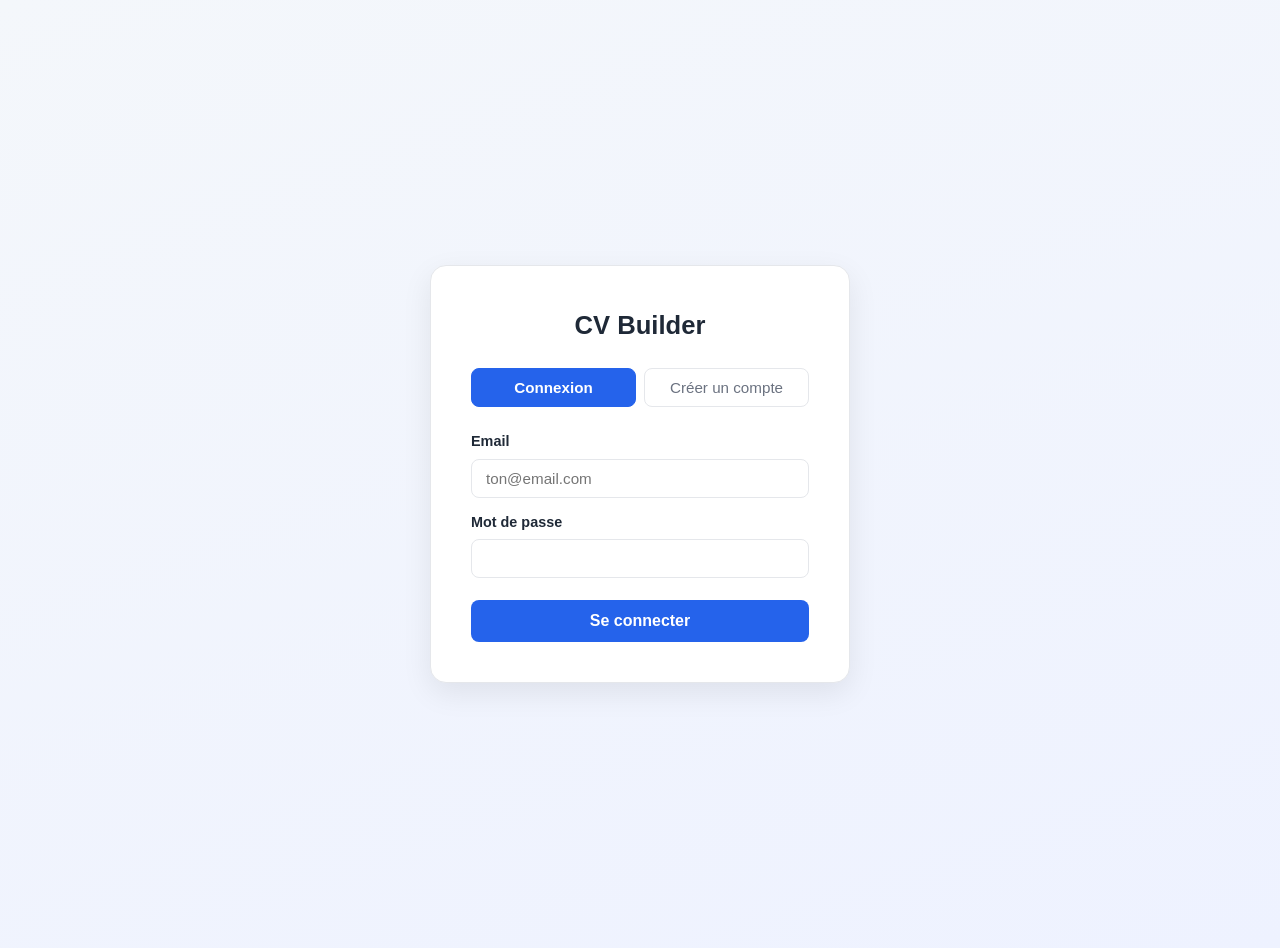
<file: index.html>
<!DOCTYPE html>
<html lang="fr">

<head>
    <meta charset="UTF-8">
    <meta name="viewport" content="width=device-width, initial-scale=1.0">
    <title>CV Builder — Connexion</title>
    <link rel="icon" href="/assets/logo.png" type="image/png">
    <link rel="stylesheet" href="/css/index.css">
    <script src="/js/auth.js" defer></script>
</head>

<body>
    <div class="auth-wrapper">
        <div class="auth-card">
            <h1>CV Builder</h1>

            <div class="tabs">
                <button id="tab-login" data-label="Connexion">Connexion</button>
                <button id="tab-register" data-label="Créer un compte">Créer un compte</button>
            </div>

            <!-- Login form -->
            <form id="login-form">
                <div class="form-group">
                    <label for="login-email">Email</label>
                    <input type="email" id="login-email" autocomplete="email" required placeholder="ton@email.com">
                </div>
                <div class="form-group">
                    <label for="login-password">Mot de passe</label>
                    <input type="password" id="login-password" autocomplete="current-password" required>
                </div>
                <button type="submit" id="btn-login" class="btn-primary" data-label="Se connecter">Se connecter</button>
                <div id="login-error" class="error-msg"></div>
            </form>

            <!-- Register form -->
            <form id="register-form">
                <div class="form-group">
                    <label for="register-email">Email</label>
                    <input type="email" id="register-email" autocomplete="email" required placeholder="ton@email.com">
                </div>
                <div class="form-group">
                    <label for="register-password">Mot de passe</label>
                    <input type="password" id="register-password" autocomplete="new-password" required placeholder="8 caractères minimum">
                </div>
                <div class="form-group">
                    <label for="register-confirm">Confirmer le mot de passe</label>
                    <input type="password" id="register-confirm" autocomplete="new-password" required>
                </div>
                <button type="submit" id="btn-register" class="btn-primary" data-label="Créer mon compte">Créer mon compte</button>
                <div id="register-error" class="error-msg"></div>
            </form>

        </div>
    </div>
</body>

</html>
</file>
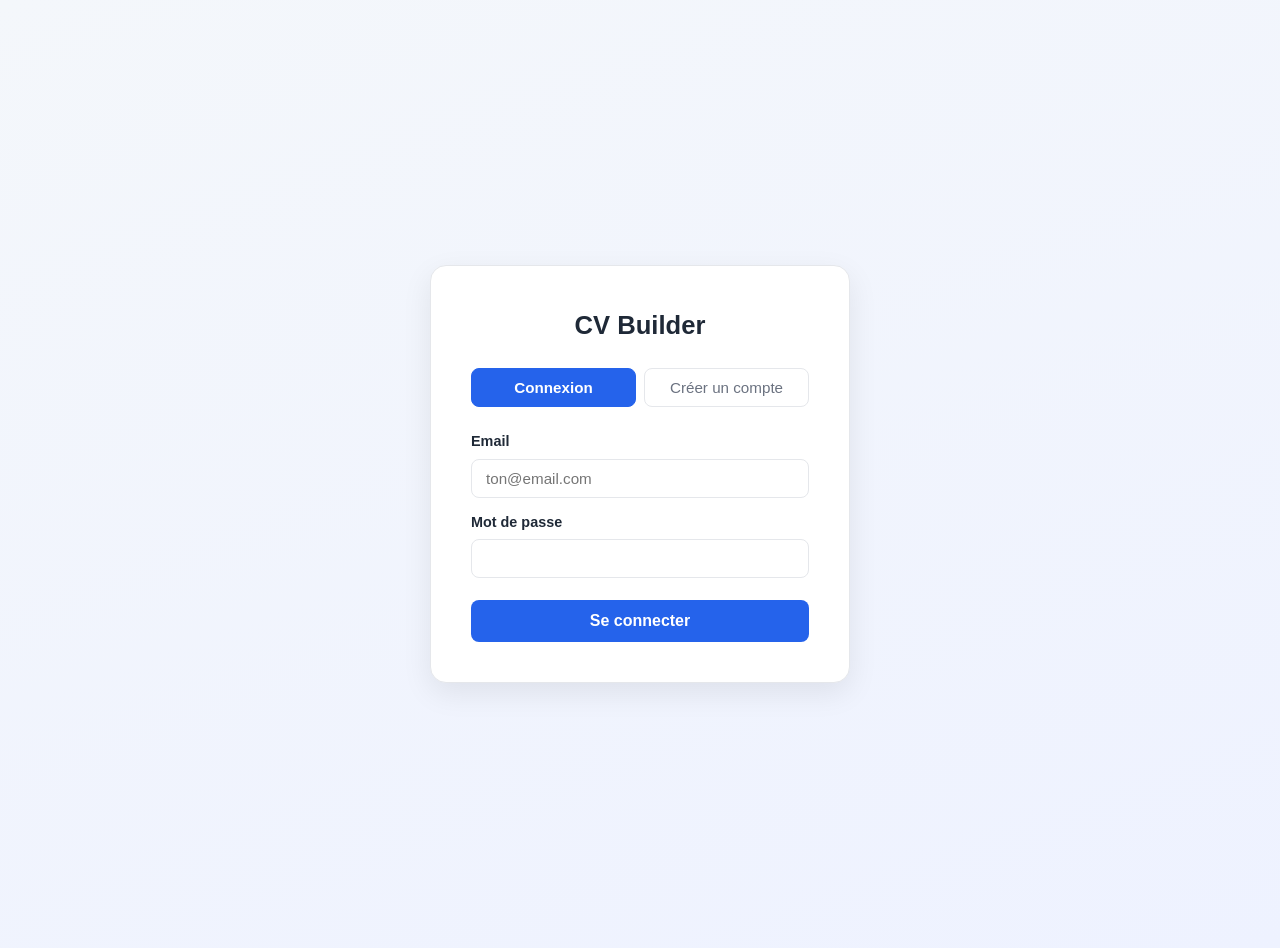
<file: admin.html>
<!DOCTYPE html>
<html lang="fr">

<head>
    <meta charset="UTF-8">
    <meta name="viewport" content="width=device-width, initial-scale=1.0">
    <title>CV Builder — Mon CV</title>
    <link rel="icon" href="/assets/logo.png" type="image/png">
    <link rel="stylesheet" href="/css/index.css">
    <script src="/js/admin.js" defer></script>
</head>

<body>

    <!-- Top bar -->
    <div class="topbar">
        <h1>CV Builder</h1>
        <button id="btn-logout" class="btn-logout">Se déconnecter</button>
    </div>

    <div class="page-content">

        <!-- ---- Profil ---- -->
        <div class="card">
            <h2>Informations personnelles</h2>
            <p id="profile-status" class="section-status"></p>
            <p id="profile-slug-info" class="info-text"></p>

            <form id="profile-form">
                <div class="form-grid">
                    <div class="form-group">
                        <label for="f-nom">Nom *</label>
                        <input type="text" id="f-nom" required maxlength="50" placeholder="Hinton">
                    </div>
                    <div class="form-group">
                        <label for="f-prenom">Prénom *</label>
                        <input type="text" id="f-prenom" required maxlength="50" placeholder="Thomas">
                    </div>
                    <div class="form-group">
                        <label for="f-email">Email public</label>
                        <input type="email" id="f-email" placeholder="thomas@email.com">
                    </div>
                    <div class="form-group">
                        <label for="f-tel">Téléphone (10 chiffres)</label>
                        <input type="tel" id="f-tel" placeholder="0612345678" maxlength="10">
                    </div>
                    <div class="form-group form-full">
                        <label for="f-adresse">Adresse</label>
                        <input type="text" id="f-adresse" placeholder="Paris, France">
                    </div>
                </div>

                <hr class="divider">

                <div class="checkbox-group">
                    <input type="checkbox" id="f-is-public">
                    <label for="f-is-public">Rendre mon CV public (accessible via l'URL /cv/...)</label>
                </div>
                <div class="checkbox-group">
                    <input type="checkbox" id="f-show-email">
                    <label for="f-show-email">Afficher mon email sur le CV public</label>
                </div>
                <div class="checkbox-group">
                    <input type="checkbox" id="f-show-phone">
                    <label for="f-show-phone">Afficher mon téléphone sur le CV public</label>
                </div>

                <button type="submit" id="btn-save-profile" class="btn-primary" data-label="Enregistrer">Enregistrer</button>
                <div id="profile-msg" class="msg"></div>
            </form>
        </div>

        <!-- ---- Formations ---- -->
        <div class="card">
            <h2>Formations</h2>
            <div id="formations-list"></div>

            <hr class="divider">
            <form id="formation-form">
                <div class="form-grid">
                    <div class="form-group">
                        <label for="fo-nom">Intitulé de la formation *</label>
                        <input type="text" id="fo-nom" required maxlength="50" placeholder="BTS Informatique">
                    </div>
                    <div class="form-group">
                        <label for="fo-organisme">Établissement *</label>
                        <input type="text" id="fo-organisme" required maxlength="50" placeholder="Lycée X">
                    </div>
                    <div class="form-group">
                        <label for="fo-date-debut">Date de début *</label>
                        <input type="date" id="fo-date-debut" required>
                    </div>
                    <div class="form-group">
                        <label for="fo-date-fin">Date de fin</label>
                        <input type="date" id="fo-date-fin">
                    </div>
                    <div class="form-group form-full">
                        <label for="fo-description">Description</label>
                        <textarea id="fo-description" placeholder="Description optionnelle..."></textarea>
                    </div>
                </div>
                <button type="submit" id="btn-add-formation" class="btn-primary" data-label="Ajouter">Ajouter</button>
                <div id="formation-msg" class="msg"></div>
            </form>
        </div>

        <!-- ---- Expériences ---- -->
        <div class="card">
            <h2>Expériences professionnelles</h2>
            <div id="experiences-list"></div>

            <hr class="divider">
            <form id="experience-form">
                <div class="form-grid">
                    <div class="form-group">
                        <label for="ex-nom">Intitulé du poste *</label>
                        <input type="text" id="ex-nom" required maxlength="50" placeholder="Développeur Web">
                    </div>
                    <div class="form-group">
                        <label for="ex-organisme">Entreprise</label>
                        <input type="text" id="ex-organisme" maxlength="50" placeholder="Entreprise SAS">
                    </div>
                    <div class="form-group">
                        <label for="ex-date-debut">Date de début *</label>
                        <input type="date" id="ex-date-debut" required>
                    </div>
                    <div class="form-group">
                        <label for="ex-date-fin">Date de fin</label>
                        <input type="date" id="ex-date-fin">
                    </div>
                    <div class="form-group">
                        <label for="ex-lieu">Lieu</label>
                        <input type="text" id="ex-lieu" placeholder="Paris, France">
                    </div>
                    <div class="form-group form-full">
                        <label for="ex-description">Description</label>
                        <textarea id="ex-description" placeholder="Missions, technologies..."></textarea>
                    </div>
                </div>
                <button type="submit" id="btn-add-experience" class="btn-primary" data-label="Ajouter">Ajouter</button>
                <div id="experience-msg" class="msg"></div>
            </form>
        </div>

        <!-- ---- Compétences ---- -->
        <div class="card">
            <h2>Compétences</h2>
            <div id="skills-list"></div>

            <hr class="divider">
            <form id="skill-form">
                <div class="form-grid">
                    <div class="form-group">
                        <label for="sk-nom">Compétence *</label>
                        <input type="text" id="sk-nom" required maxlength="100" placeholder="Python">
                    </div>
                    <div class="form-group">
                        <label for="sk-niveau">Niveau</label>
                        <input type="text" id="sk-niveau" maxlength="100" placeholder="Avancé">
                    </div>
                    <div class="form-group">
                        <label for="sk-categorie">Catégorie</label>
                        <input type="text" id="sk-categorie" maxlength="100" placeholder="Langages">
                    </div>
                </div>
                <button type="submit" id="btn-add-skill" class="btn-primary" data-label="Ajouter">Ajouter</button>
                <div id="skill-msg" class="msg"></div>
            </form>
        </div>

    </div>

</body>

</html>
</file>
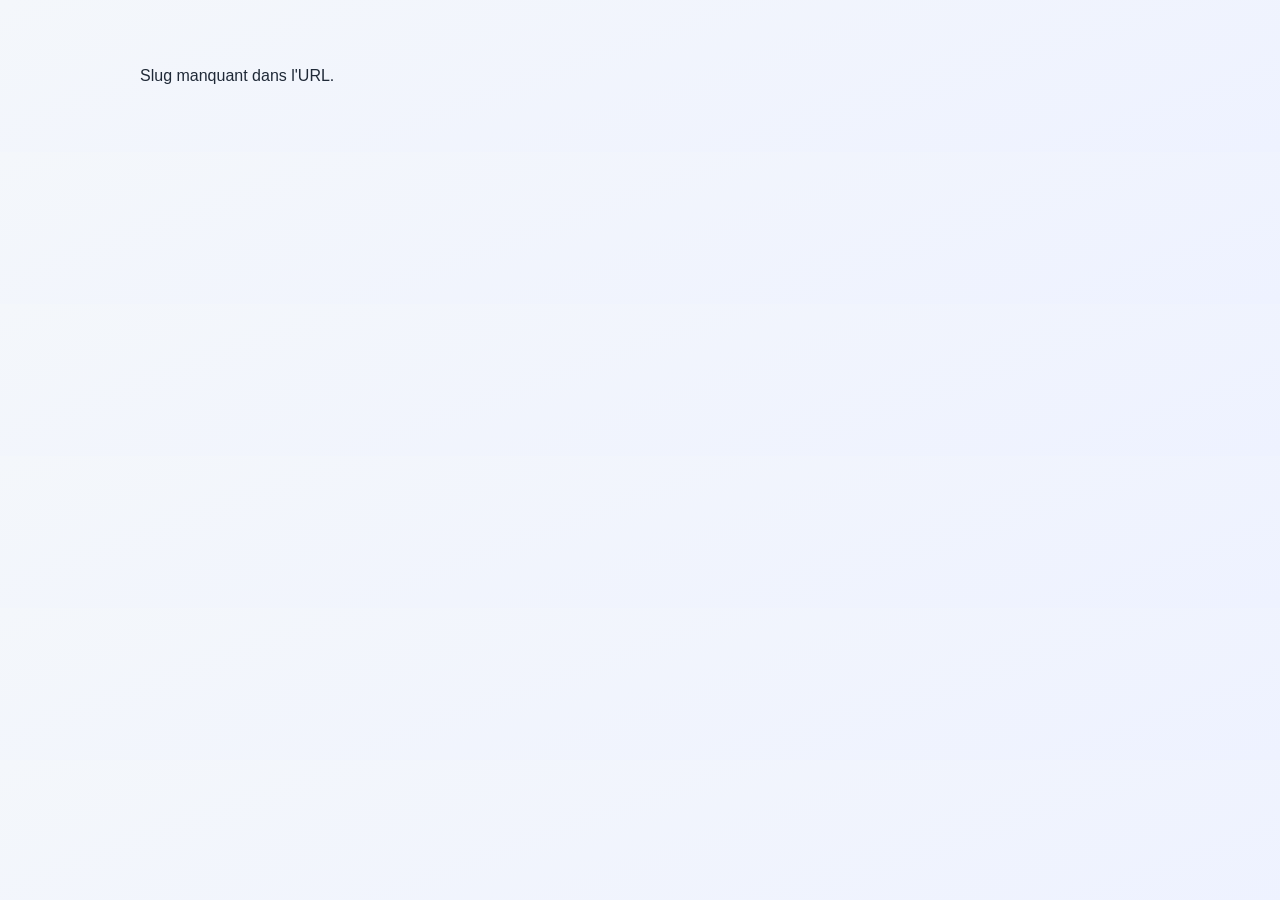
<file: cv.html>
<!DOCTYPE html>
<html lang="fr">

<head>
    <meta charset="UTF-8">
    <meta name="viewport" content="width=device-width, initial-scale=1.0">
    <title>CV</title>
    <link rel="icon" href="/assets/logo.png" type="image/png">
    <link rel="stylesheet" href="/css/index.css">
    <script src="/js/cv.js" defer></script>
</head>

<body>
    <div id="cv-root" style="max-width:1000px;margin:0 auto;padding:24px 0">
        <p style="color:#6b7280;text-align:center;padding:60px 0">Chargement du CV...</p>
    </div>
</body>

</html>
</file>
<file: css/index.css>
:root {
      --bg: #f4f7fb;
      --card: #ffffff;
      --text: #1f2937;
      --muted: #6b7280;
      --primary: #2563eb;
      --primary-soft: #dbeafe;
      --border: #e5e7eb;
      --shadow: 0 10px 30px rgba(0, 0, 0, 0.08);
    }

    * {
      box-sizing: border-box;
    }

    body {
      margin: 0;
      font-family: Arial, Helvetica, sans-serif;
      background: linear-gradient(160deg, var(--bg) 0%, #eef2ff 100%);
      color: var(--text);
      line-height: 1.5;
      padding: 24px;
    }

    .cv-container {
      max-width: 1000px;
      margin: 0 auto;
      background: var(--card);
      border-radius: 16px;
      box-shadow: var(--shadow);
      overflow: hidden;
      border: 1px solid var(--border);
    }

    .header {
      display: grid;
      grid-template-columns: 220px 1fr;
      gap: 24px;
      padding: 28px;
      background: linear-gradient(135deg, #eff6ff 0%, #ffffff 100%);
      border-bottom: 1px solid var(--border);
    }

    .photo-wrapper {
      display: flex;
      align-items: center;
      justify-content: center;
    }

    .photo {
      width: 170px;
      height: 170px;
      border-radius: 14px;
      border: 2px dashed #93c5fd;
      background: var(--primary-soft);
      color: #1d4ed8;
      display: flex;
      align-items: center;
      justify-content: center;
      text-align: center;
      padding: 12px;
      font-weight: bold;
      font-size: 14px;
    }

    .identity h1 {
      margin: 0 0 6px;
      font-size: 2rem;
    }

    .identity .subtitle {
      margin: 0 0 18px;
      color: var(--muted);
      font-weight: bold;
    }

    .info-grid {
      display: grid;
      grid-template-columns: repeat(2, minmax(180px, 1fr));
      gap: 10px 18px;
      font-size: 0.95rem;
    }

    .info-item span {
      display: block;
      color: var(--muted);
      font-size: 0.82rem;
      margin-bottom: 2px;
      text-transform: uppercase;
      letter-spacing: 0.4px;
    }

    .section {
      padding: 26px 28px;
    }

    .section + .section {
      border-top: 1px solid var(--border);
    }

    .section-title {
      margin: 0 0 16px;
      font-size: 1.35rem;
      color: #111827;
      display: flex;
      align-items: center;
      gap: 10px;
    }

    .section-title::before {
      content: "";
      width: 8px;
      height: 24px;
      border-radius: 999px;
      background: var(--primary);
      display: inline-block;
    }

    .timeline {
      display: grid;
      gap: 14px;
    }

    .entry {
      border: 1px solid var(--border);
      border-radius: 12px;
      padding: 16px 18px;
      background: #ffffff;
    }

    .entry-header {
      display: flex;
      flex-wrap: wrap;
      justify-content: space-between;
      gap: 6px 12px;
      margin-bottom: 6px;
    }

    .entry-name {
      font-weight: bold;
      font-size: 1.05rem;
    }

    .entry-dates {
      color: var(--muted);
      font-size: 0.9rem;
      white-space: nowrap;
    }

    .entry-meta {
      margin: 0 0 8px;
      color: #374151;
      font-size: 0.95rem;
    }

    .entry-description {
      margin: 0;
      color: #374151;
      font-size: 0.95rem;
    }

    .diploma-link {
      display: inline-block;
      margin-top: 10px;
      color: #1d4ed8;
      text-decoration: none;
      font-size: 0.93rem;
      font-weight: bold;
    }

    .diploma-link:hover {
      text-decoration: underline;
    }

    @media (max-width: 760px) {
      body {
        padding: 14px;
      }

      .header {
        grid-template-columns: 1fr;
      }

      .photo {
        width: 140px;
        height: 140px;
      }

      .info-grid {
        grid-template-columns: 1fr;
      }
    }

/* ==========================================================================
   Shared form components — used by both auth and admin pages
   ========================================================================== */

.form-group {
    display: flex;
    flex-direction: column;
    gap: 6px;
    margin-bottom: 14px;
}

.form-group label {
    font-size: 0.9rem;
    font-weight: 600;
    color: var(--text);
}

.form-group input[type="text"],
.form-group input[type="email"],
.form-group input[type="tel"],
.form-group input[type="date"],
.form-group input[type="password"],
.form-group textarea {
    padding: 10px 14px;
    border: 1px solid var(--border);
    border-radius: 8px;
    font-size: 0.95rem;
    outline: none;
    transition: border-color 0.15s;
    font-family: inherit;
}

.form-group input:focus,
.form-group textarea:focus {
    border-color: var(--primary);
}

.form-group textarea {
    resize: vertical;
    min-height: 70px;
}

.btn-primary {
    padding: 10px 22px;
    background: var(--primary);
    color: #fff;
    border: none;
    border-radius: 8px;
    font-size: 0.95rem;
    font-weight: bold;
    cursor: pointer;
    margin-top: 6px;
    transition: opacity 0.15s;
}

.btn-primary:hover  { opacity: 0.9; }
.btn-primary:disabled { opacity: 0.6; cursor: not-allowed; }

.msg {
    display: none;
    padding: 8px 14px;
    border-radius: 8px;
    font-size: 0.88rem;
    margin-top: 10px;
}

.msg-ok    { background: #f0fdf4; border: 1px solid #bbf7d0; color: #15803d; }
.msg-error { background: #fef2f2; border: 1px solid #fecaca; color: #dc2626; }


/* ==========================================================================
   Auth page — index.html
   ========================================================================== */

.auth-wrapper {
    min-height: 100vh;
    display: flex;
    align-items: center;
    justify-content: center;
}

.auth-card {
    background: var(--card);
    border: 1px solid var(--border);
    border-radius: 16px;
    box-shadow: var(--shadow);
    padding: 40px;
    width: 100%;
    max-width: 420px;
}

.auth-card h1 {
    margin: 0 0 24px;
    font-size: 1.6rem;
    text-align: center;
    color: var(--text);
}

/* Full-width buttons inside the auth card */
.auth-card .btn-primary {
    width: 100%;
    padding: 12px;
    font-size: 1rem;
    margin-top: 8px;
}

.tabs {
    display: flex;
    gap: 8px;
    margin-bottom: 24px;
}

.tabs button {
    flex: 1;
    padding: 10px;
    border: 1px solid var(--border);
    border-radius: 8px;
    background: transparent;
    cursor: pointer;
    font-size: 0.95rem;
    color: var(--muted);
    transition: all 0.15s;
}

.tabs button.active {
    background: var(--primary);
    color: #fff;
    border-color: var(--primary);
    font-weight: bold;
}

.error-msg {
    display: none;
    color: #dc2626;
    font-size: 0.88rem;
    margin-top: 10px;
    padding: 10px 14px;
    background: #fef2f2;
    border: 1px solid #fecaca;
    border-radius: 8px;
}


/* ==========================================================================
   Admin page — admin.html
   ========================================================================== */

.topbar {
    display: flex;
    align-items: center;
    justify-content: space-between;
    padding: 14px 28px;
    background: var(--card);
    border-bottom: 1px solid var(--border);
    box-shadow: 0 2px 8px rgba(0, 0, 0, 0.05);
}

.topbar h1 {
    margin: 0;
    font-size: 1.3rem;
    color: var(--primary);
}

.btn-logout {
    padding: 8px 18px;
    border: 1px solid var(--border);
    border-radius: 8px;
    background: transparent;
    cursor: pointer;
    font-size: 0.9rem;
    color: var(--muted);
}

.btn-logout:hover { background: #fef2f2; color: #dc2626; border-color: #fecaca; }

.page-content {
    max-width: 860px;
    margin: 32px auto;
    padding: 0 16px;
    display: flex;
    flex-direction: column;
    gap: 24px;
}

.card {
    background: var(--card);
    border: 1px solid var(--border);
    border-radius: 14px;
    padding: 28px;
    box-shadow: var(--shadow);
}

.card h2 {
    margin: 0 0 20px;
    font-size: 1.2rem;
    border-bottom: 1px solid var(--border);
    padding-bottom: 10px;
    color: var(--text);
}

.form-grid {
    display: grid;
    grid-template-columns: 1fr 1fr;
    gap: 14px 20px;
}

.form-full { grid-column: 1 / -1; }

.checkbox-group {
    display: flex;
    align-items: center;
    gap: 10px;
    padding: 10px 0;
}

.checkbox-group label { font-size: 0.92rem; cursor: pointer; margin: 0; }
.checkbox-group input[type="checkbox"] { width: 16px; height: 16px; cursor: pointer; }

.btn-delete {
    padding: 5px 12px;
    background: transparent;
    border: 1px solid #fecaca;
    border-radius: 6px;
    color: #dc2626;
    font-size: 0.82rem;
    cursor: pointer;
}

.btn-delete:hover { background: #fef2f2; }

.list-item {
    display: flex;
    justify-content: space-between;
    align-items: center;
    padding: 10px 14px;
    background: var(--bg);
    border-radius: 8px;
    margin-bottom: 8px;
    font-size: 0.93rem;
    gap: 10px;
}

.list-item span { flex: 1; }

.empty { color: var(--muted); font-size: 0.9rem; font-style: italic; }

.info-text {
    font-size: 0.88rem;
    color: var(--muted);
    margin: -10px 0 14px;
}

.cv-link {
    color: var(--primary);
    text-decoration: none;
    font-weight: 600;
}

.cv-link:hover { text-decoration: underline; }

.section-status {
    font-size: 0.9rem;
    color: var(--primary);
    margin-bottom: 14px;
    font-style: italic;
}

.divider {
    border: none;
    border-top: 1px solid var(--border);
    margin: 20px 0;
}

@media (max-width: 600px) {
    .form-grid { grid-template-columns: 1fr; }
</file>
